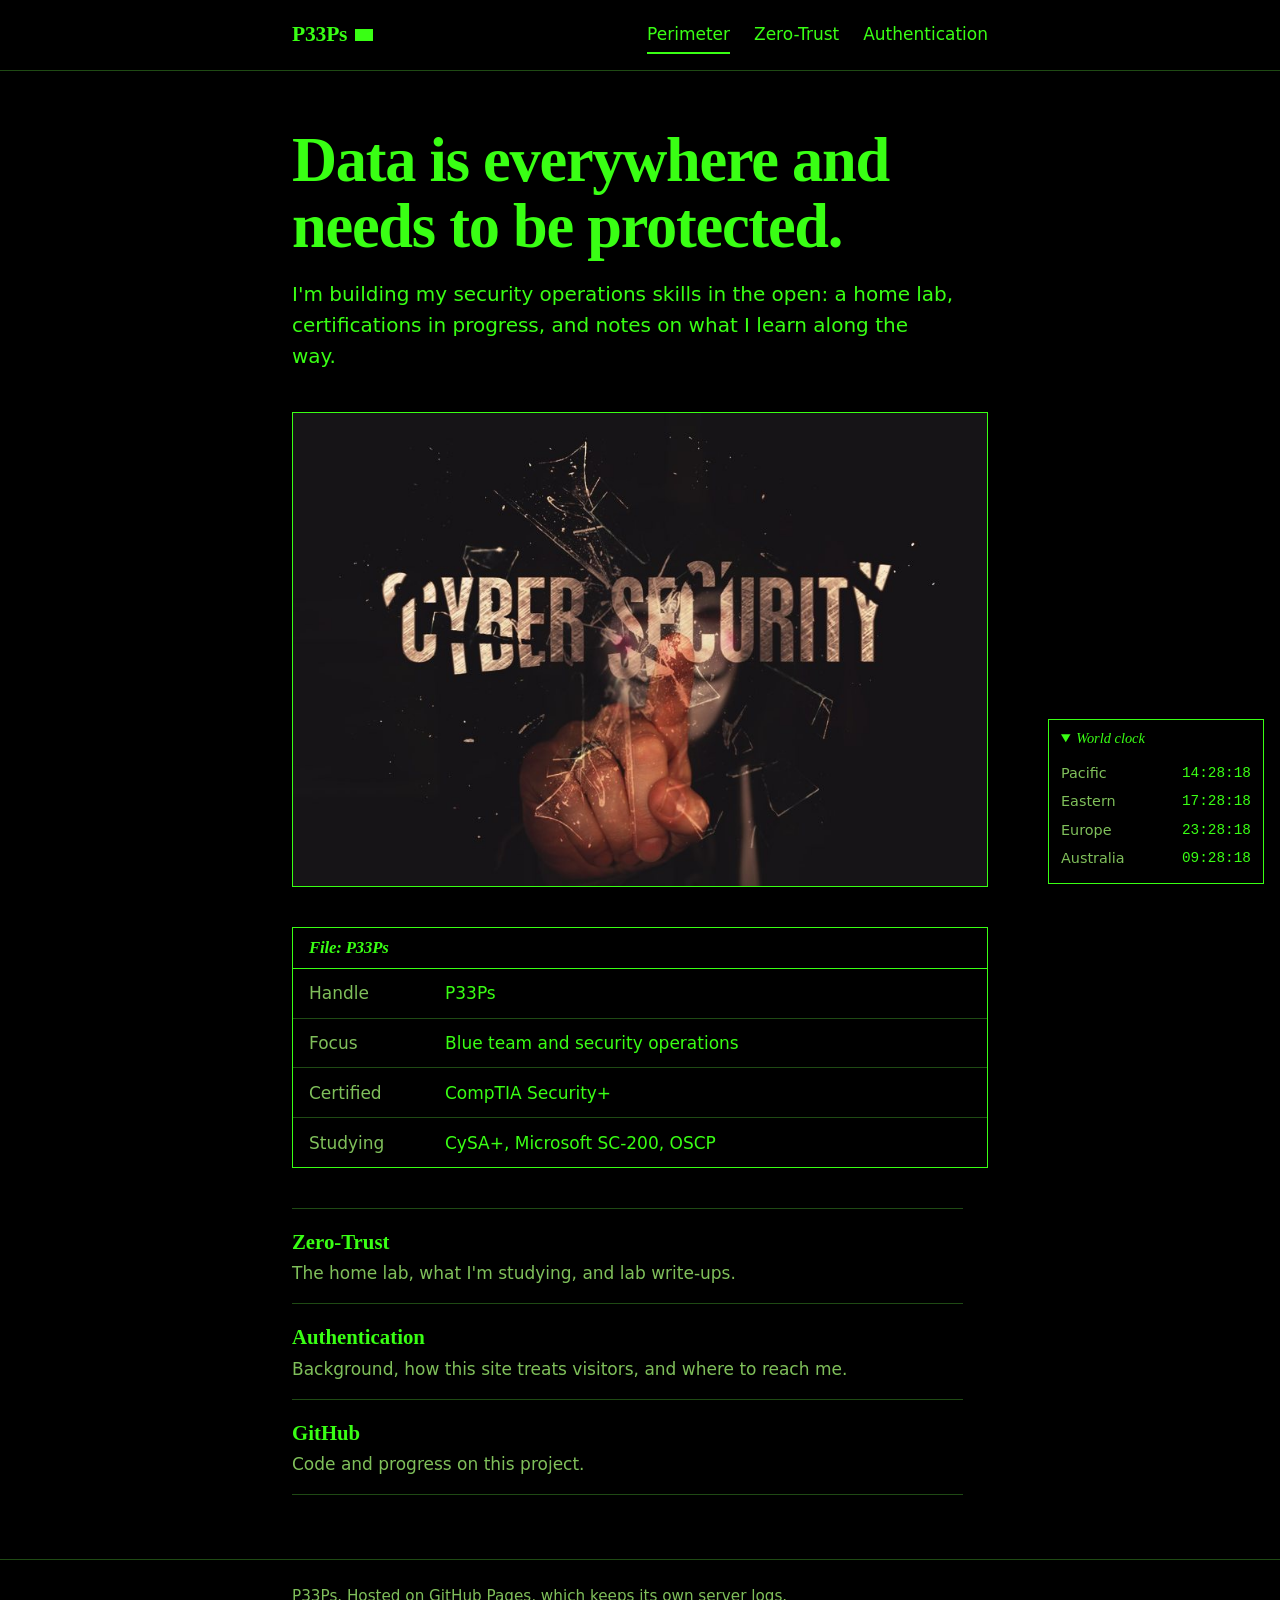
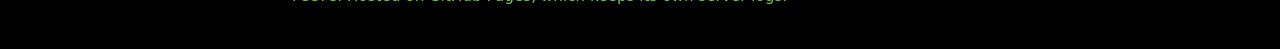
<file: index.html>
<!DOCTYPE html>
<html lang="en">
<head>
<meta charset="utf-8">
<meta name="viewport" content="width=device-width, initial-scale=1">
<meta http-equiv="Content-Security-Policy" content="default-src 'none'; img-src 'self'; style-src 'self'; script-src 'self'; base-uri 'none'; form-action 'none'">
<meta name="referrer" content="no-referrer">
<meta name="color-scheme" content="dark">
<title>P33Ps</title>
<meta name="description" content="Security operations and detection notes from P33Ps.">
<link rel="icon" href="favicon.svg" type="image/svg+xml">
<link rel="stylesheet" href="styles.css">
</head>
<body>
<a class="skip" href="#main">Skip to content</a>

<header class="site-header">
  <div class="wrap">
    <a class="wordmark" href="index.html">P33Ps</a>
    <nav class="site-nav" aria-label="Main">
      <ul>
        <li><a href="index.html" aria-current="page">Perimeter</a></li>
        <li><a href="zero-trust.html">Zero-Trust</a></li>
        <li><a href="authentication.html">Authentication</a></li>
      </ul>
    </nav>
  </div>
</header>

<main id="main">
  <div class="wrap">
    <h1>Data is everywhere and needs to be protected.</h1>
    <p class="lead">I'm building my security operations skills in the open: a home lab, certifications in progress, and notes on what I learn along the way.</p>

    <figure class="photo">
      <img src="images/cyber-security.jpg" width="867" height="591" alt="A hand pressing a shattering glass screen with the words cyber security across it, a masked figure faintly visible behind.">
    </figure>

    <section class="file" aria-labelledby="file-title">
      <h2 class="file-title" id="file-title">File: P33Ps</h2>
      <dl class="rows">
        <dt>Handle</dt>
        <dd>P33Ps</dd>
        <dt>Focus</dt>
        <dd>Blue team and security operations</dd>
        <dt>Certified</dt>
        <dd>CompTIA Security+</dd>
        <dt>Studying</dt>
        <dd>CySA+, Microsoft SC-200, OSCP</dd>
      </dl>
    </section>

    <ul class="paths">
      <li><a href="zero-trust.html"><span class="name">Zero-Trust</span><span class="desc">The home lab, what I'm studying, and lab write-ups.</span></a></li>
      <li><a href="authentication.html"><span class="name">Authentication</span><span class="desc">Background, how this site treats visitors, and where to reach me.</span></a></li>
      <li><a href="https://github.com/Welcome-P33Ps" rel="me noopener noreferrer"><span class="name">GitHub</span><span class="desc">Code and progress on this project.</span></a></li>
    </ul>
  </div>
</main>

<footer class="site-footer">
  <div class="wrap">
    <p>P33Ps. Hosted on GitHub Pages, which keeps its own server logs.</p>
  </div>
</footer>
<aside class="clock" id="clock" aria-label="World clock">
  <details open>
    <summary>World clock</summary>
    <ul>
      <li><span class="zone">Pacific</span><span class="time" data-tz="America/Los_Angeles">--:--:--</span></li>
      <li><span class="zone">Eastern</span><span class="time" data-tz="America/New_York">--:--:--</span></li>
      <li><span class="zone">Europe</span><span class="time" data-tz="Europe/Berlin">--:--:--</span></li>
      <li><span class="zone">Australia</span><span class="time" data-tz="Australia/Sydney">--:--:--</span></li>
    </ul>
  </details>
</aside>
<script src="clock.js"></script>
</body>
</html>
</file>
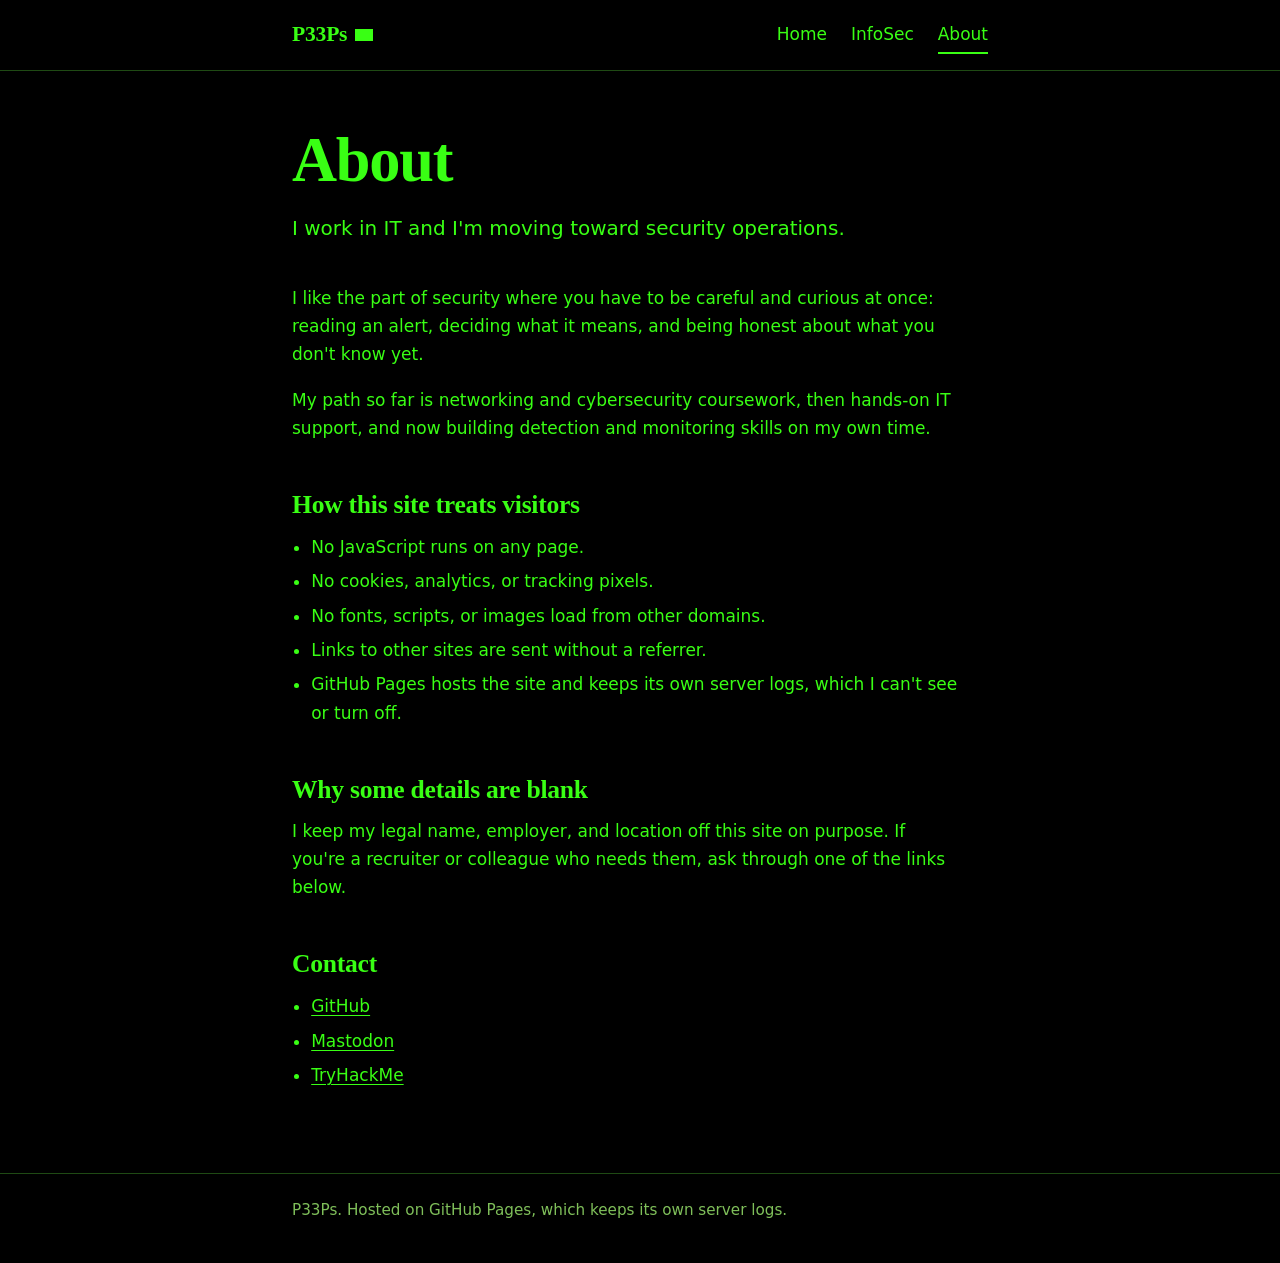
<file: about.html>
<!DOCTYPE html>
<html lang="en">
<head>
<meta charset="utf-8">
<meta name="viewport" content="width=device-width, initial-scale=1">
<meta http-equiv="Content-Security-Policy" content="default-src 'none'; img-src 'self'; style-src 'self'; base-uri 'none'; form-action 'none'">
<meta name="referrer" content="no-referrer">
<meta name="color-scheme" content="dark">
<title>About | P33Ps</title>
<meta name="description" content="Background, site privacy practices, and contact links for P33Ps.">
<link rel="icon" href="favicon.svg" type="image/svg+xml">
<link rel="stylesheet" href="styles.css">
</head>
<body>
<a class="skip" href="#main">Skip to content</a>

<header class="site-header">
  <div class="wrap">
    <a class="wordmark" href="index.html">P33Ps</a>
    <nav class="site-nav" aria-label="Main">
      <ul>
        <li><a href="index.html">Home</a></li>
        <li><a href="infosec.html">InfoSec</a></li>
        <li><a href="about.html" aria-current="page">About</a></li>
      </ul>
    </nav>
  </div>
</header>

<main id="main">
  <div class="wrap">
    <h1>About</h1>
    <p class="lead">I work in IT and I'm moving toward security operations.</p>

    <p>I like the part of security where you have to be careful and curious at once: reading an alert, deciding what it means, and being honest about what you don't know yet.</p>
    <p>My path so far is networking and cybersecurity coursework, then hands-on IT support, and now building detection and monitoring skills on my own time.</p>

    <h2>How this site treats visitors</h2>
    <ul class="plain">
      <li>No JavaScript runs on any page.</li>
      <li>No cookies, analytics, or tracking pixels.</li>
      <li>No fonts, scripts, or images load from other domains.</li>
      <li>Links to other sites are sent without a referrer.</li>
      <li>GitHub Pages hosts the site and keeps its own server logs, which I can't see or turn off.</li>
    </ul>

    <h2>Why some details are blank</h2>
    <p>I keep my legal name, employer, and location off this site on purpose. If you're a recruiter or colleague who needs them, ask through one of the links below.</p>

    <h2>Contact</h2>
    <ul class="plain">
      <li><a href="https://github.com/Welcome-P33Ps" rel="me noopener noreferrer">GitHub</a></li>
      <li><a href="https://infosec.exchange/@P33Ps" rel="me noopener noreferrer">Mastodon</a></li>
      <li><a href="https://tryhackme.com/p/P33Ps" rel="noopener noreferrer">TryHackMe</a></li>
    </ul>
  </div>
</main>

<footer class="site-footer">
  <div class="wrap">
    <p>P33Ps. Hosted on GitHub Pages, which keeps its own server logs.</p>
  </div>
</footer>
</body>
</html>
</file>
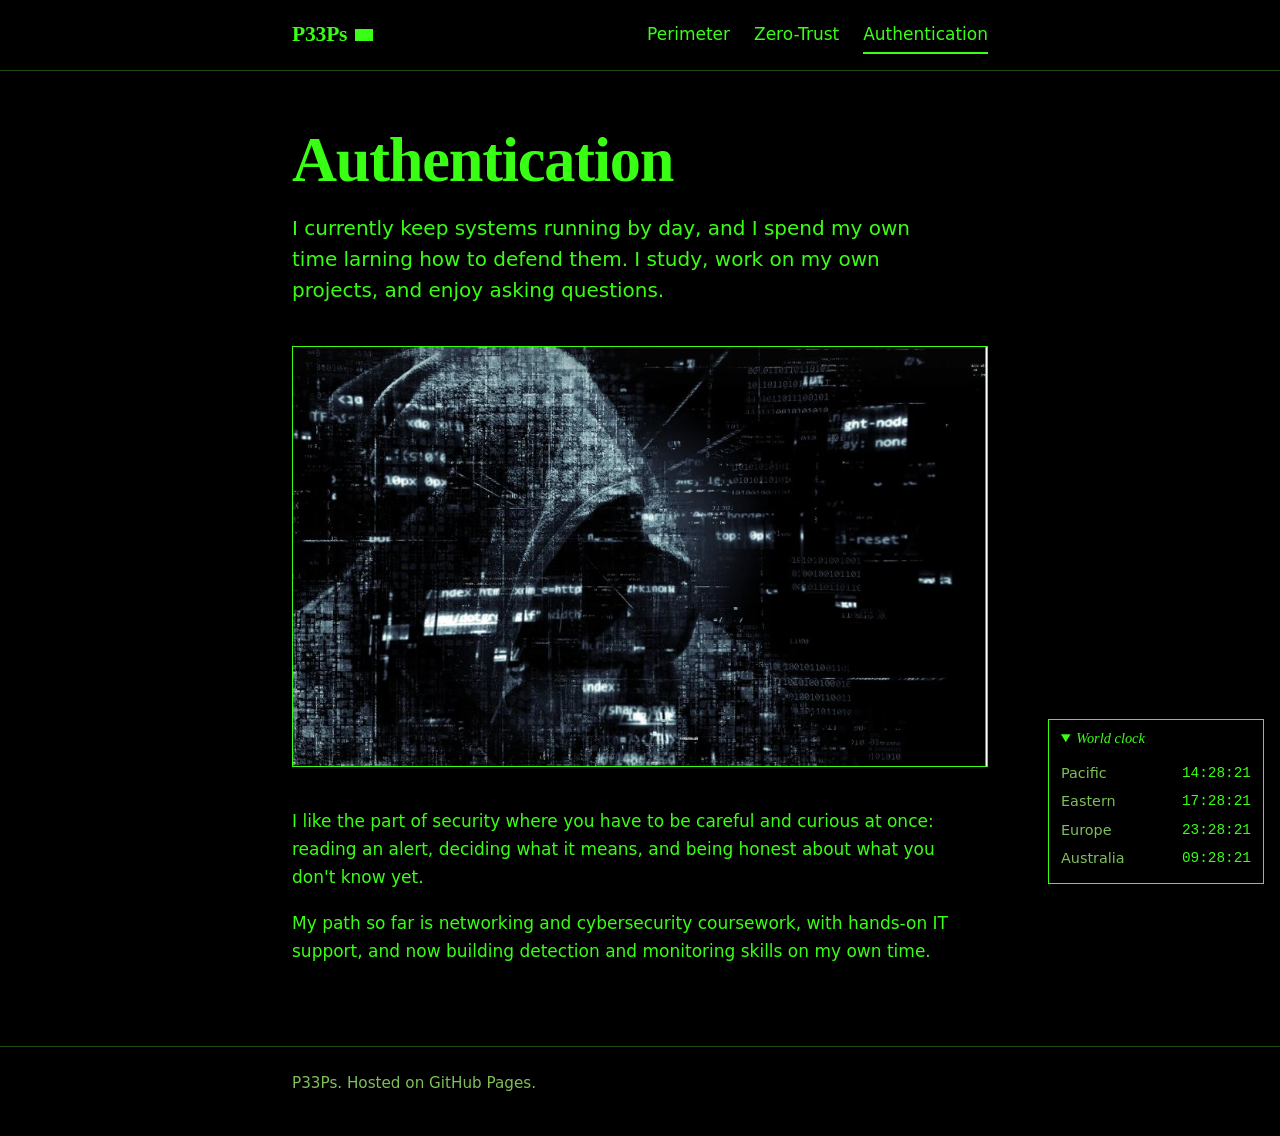
<file: authentication.html>
<!DOCTYPE html>
<html lang="en">
<head>
<meta charset="utf-8">
<meta name="viewport" content="width=device-width, initial-scale=1">
<meta http-equiv="Content-Security-Policy" content="default-src 'none'; img-src 'self'; style-src 'self'; script-src 'self'; base-uri 'none'; form-action 'none'">
<meta name="referrer" content="no-referrer">
<meta name="color-scheme" content="dark">
<title>Authentication | P33Ps</title>
<meta name="description" content="Background, site privacy practices, and contact links for P33Ps.">
<link rel="icon" href="favicon.svg" type="image/svg+xml">
<link rel="stylesheet" href="styles.css">
</head>
<body>
<a class="skip" href="#main">Skip to content</a>

<header class="site-header">
  <div class="wrap">
    <a class="wordmark" href="index.html">P33Ps</a>
    <nav class="site-nav" aria-label="Main">
      <ul>
        <li><a href="index.html">Perimeter</a></li>
        <li><a href="zero-trust.html">Zero-Trust</a></li>
        <li><a href="authentication.html" aria-current="page">Authentication</a></li>
      </ul>
    </nav>
  </div>
</header>

<main id="main">
  <div class="wrap">
    <h1>Authentication</h1>
    <p class="lead">I currently keep systems running by day, and I spend my own time larning how to defend them. I study, work on my own projects, and enjoy asking questions. </p>

    <figure class="photo">
      <img src="images/hooded-figure.jpg" width="900" height="543" alt="A hooded figure dissolving into streams of code and binary digits.">
    </figure>

    <p>I like the part of security where you have to be careful and curious at once: reading an alert, deciding what it means, and being honest about what you don't know yet.</p>
    <p>My path so far is networking and cybersecurity coursework, with hands-on IT support, and now building detection and monitoring skills on my own time.</p>
    
    </ul>
  </div>
</main>

<footer class="site-footer">
  <div class="wrap">
    <p>P33Ps. Hosted on GitHub Pages.</p>
  </div>
</footer>
<aside class="clock" id="clock" aria-label="World clock">
  <details open>
    <summary>World clock</summary>
    <ul>
      <li><span class="zone">Pacific</span><span class="time" data-tz="America/Los_Angeles">--:--:--</span></li>
      <li><span class="zone">Eastern</span><span class="time" data-tz="America/New_York">--:--:--</span></li>
      <li><span class="zone">Europe</span><span class="time" data-tz="Europe/Berlin">--:--:--</span></li>
      <li><span class="zone">Australia</span><span class="time" data-tz="Australia/Sydney">--:--:--</span></li>
    </ul>
  </details>
</aside>
<script src="clock.js"></script>
</body>
</html>
</file>
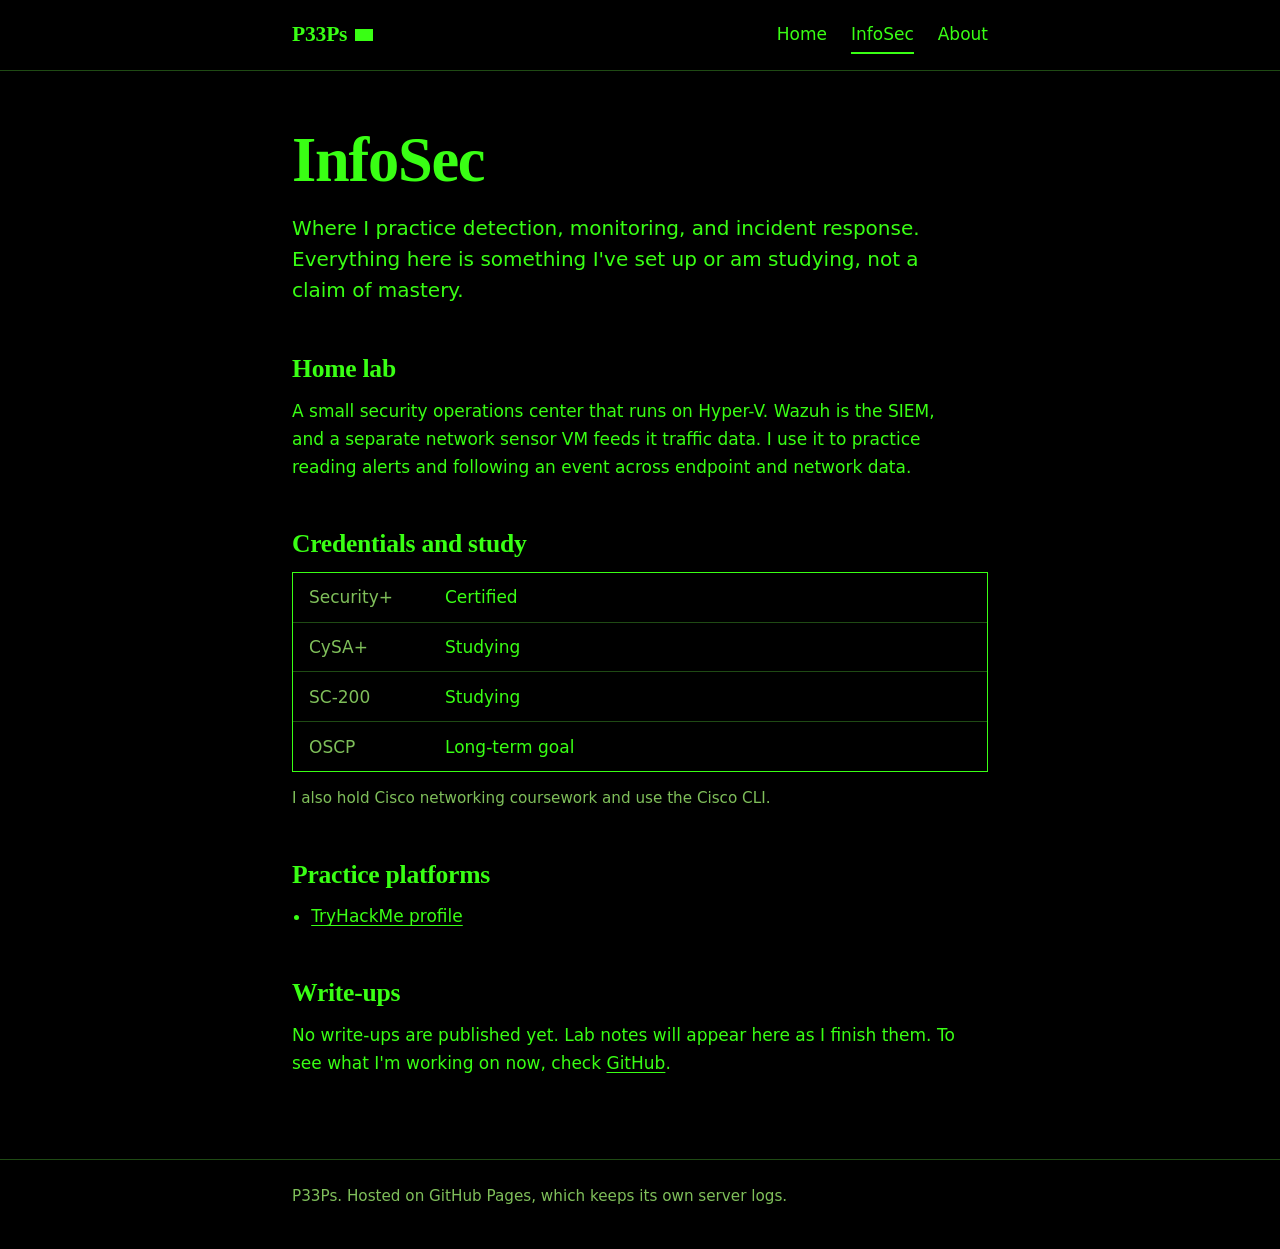
<file: InfoSec.html>
<!DOCTYPE html>
<html lang="en">
<head>
<meta charset="utf-8">
<meta name="viewport" content="width=device-width, initial-scale=1">
<meta http-equiv="Content-Security-Policy" content="default-src 'none'; img-src 'self'; style-src 'self'; base-uri 'none'; form-action 'none'">
<meta name="referrer" content="no-referrer">
<meta name="color-scheme" content="dark">
<title>InfoSec | P33Ps</title>
<meta name="description" content="Home lab, certifications, and study notes in security operations.">
<link rel="icon" href="favicon.svg" type="image/svg+xml">
<link rel="stylesheet" href="styles.css">
</head>
<body>
<a class="skip" href="#main">Skip to content</a>

<header class="site-header">
  <div class="wrap">
    <a class="wordmark" href="index.html">P33Ps</a>
    <nav class="site-nav" aria-label="Main">
      <ul>
        <li><a href="index.html">Home</a></li>
        <li><a href="infosec.html" aria-current="page">InfoSec</a></li>
        <li><a href="about.html">About</a></li>
      </ul>
    </nav>
  </div>
</header>

<main id="main">
  <div class="wrap">
    <h1>InfoSec</h1>
    <p class="lead">Where I practice detection, monitoring, and incident response. Everything here is something I've set up or am studying, not a claim of mastery.</p>

    <h2>Home lab</h2>
    <p>A small security operations center that runs on Hyper-V. Wazuh is the SIEM, and a separate network sensor VM feeds it traffic data. I use it to practice reading alerts and following an event across endpoint and network data.</p>

    <h2>Credentials and study</h2>
    <section class="file" aria-label="Credentials">
      <dl class="rows">
        <dt>Security+</dt>
        <dd>Certified</dd>
        <dt>CySA+</dt>
        <dd>Studying</dd>
        <dt>SC-200</dt>
        <dd>Studying</dd>
        <dt>OSCP</dt>
        <dd>Long-term goal</dd>
      </dl>
    </section>
    <p class="note">I also hold Cisco networking coursework and use the Cisco CLI.</p>

    <h2>Practice platforms</h2>
    <ul class="plain">
      <li><a href="https://tryhackme.com/p/P33Ps" rel="noopener noreferrer">TryHackMe profile</a></li>
    </ul>

    <h2>Write-ups</h2>
    <p>No write-ups are published yet. Lab notes will appear here as I finish them. To see what I'm working on now, check <a href="https://github.com/Welcome-P33Ps" rel="noopener noreferrer">GitHub</a>.</p>
  </div>
</main>

<footer class="site-footer">
  <div class="wrap">
    <p>P33Ps. Hosted on GitHub Pages, which keeps its own server logs.</p>
  </div>
</footer>
</body>
</html>
</file>
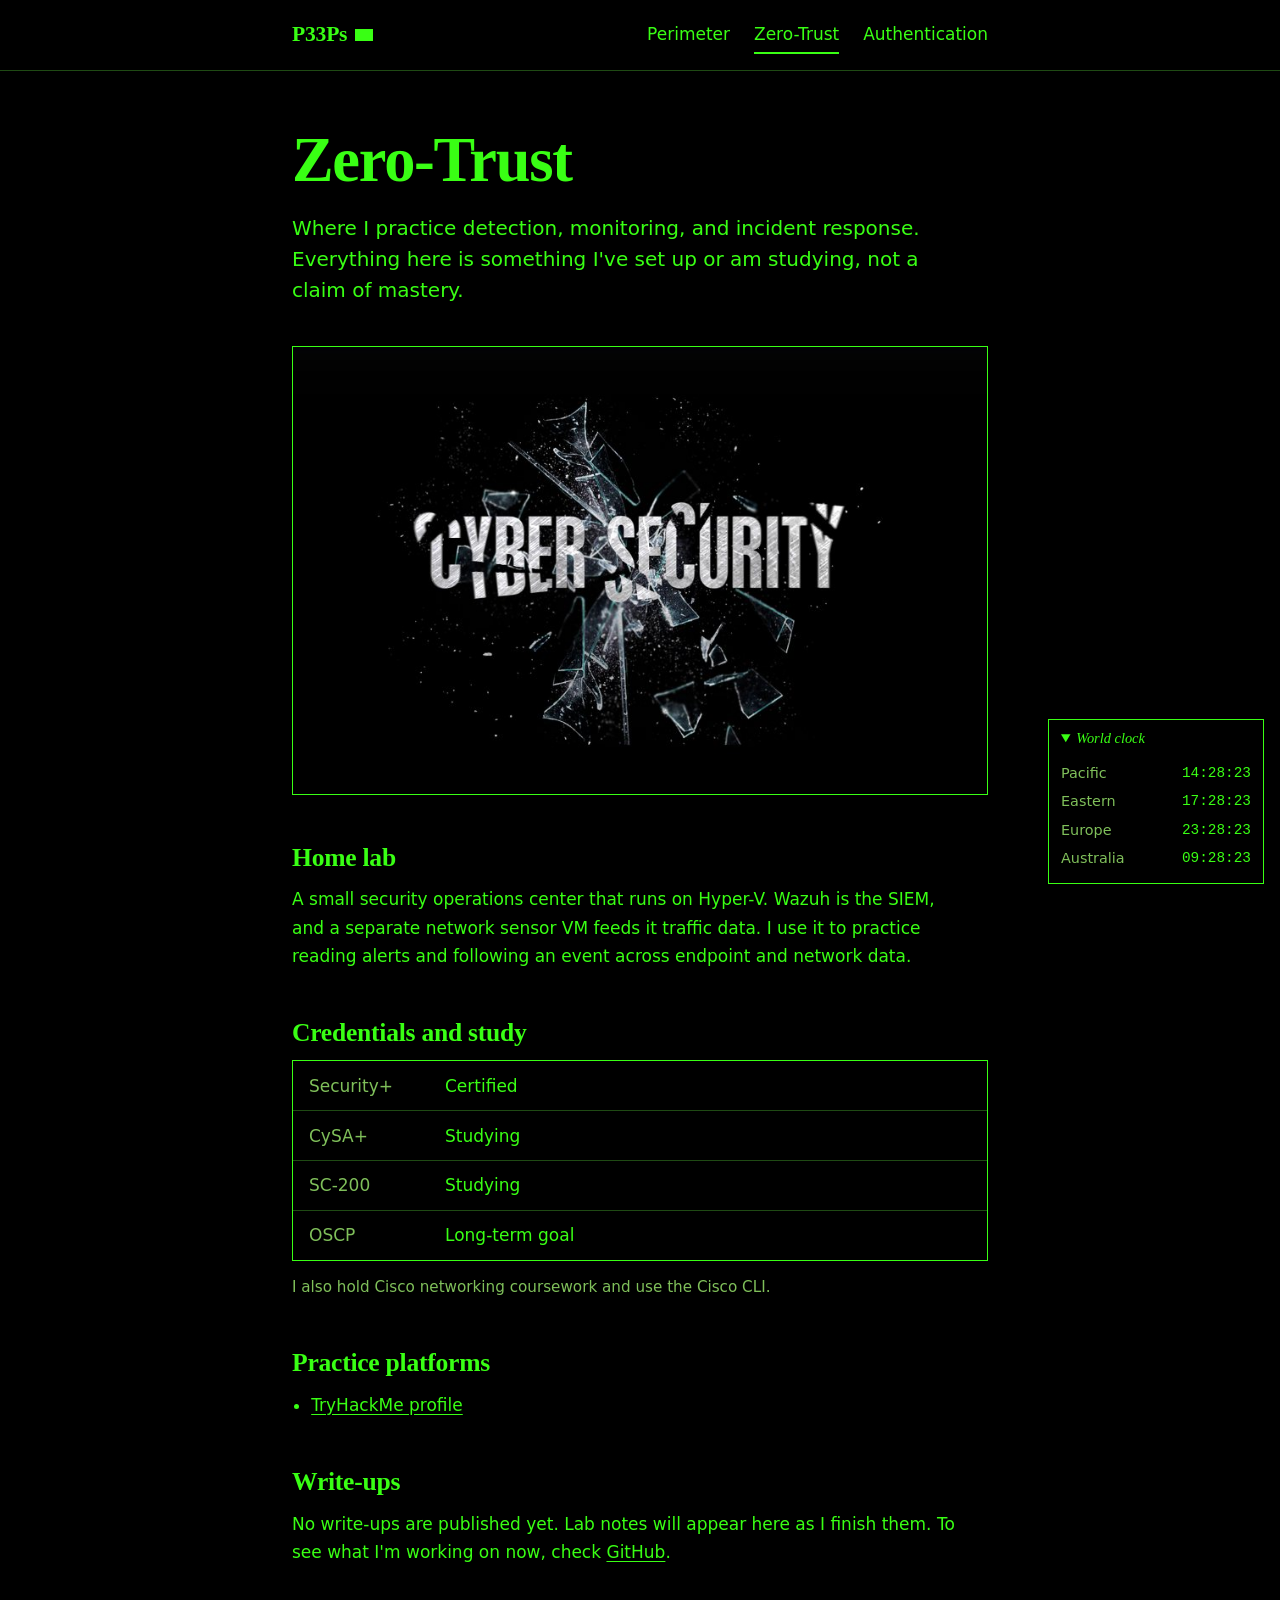
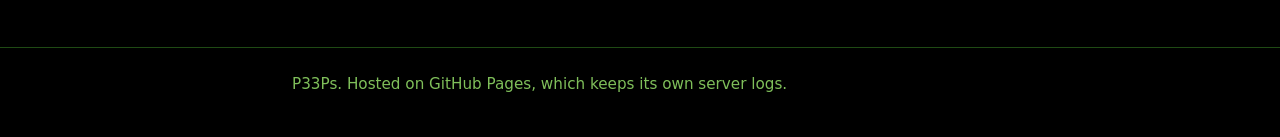
<file: zero-trust.html>
<!DOCTYPE html>
<html lang="en">
<head>
<meta charset="utf-8">
<meta name="viewport" content="width=device-width, initial-scale=1">
<meta http-equiv="Content-Security-Policy" content="default-src 'none'; img-src 'self'; style-src 'self'; script-src 'self'; base-uri 'none'; form-action 'none'">
<meta name="referrer" content="no-referrer">
<meta name="color-scheme" content="dark">
<title>Zero-Trust | P33Ps</title>
<meta name="description" content="Home lab, certifications, and study notes in security operations.">
<link rel="icon" href="favicon.svg" type="image/svg+xml">
<link rel="stylesheet" href="styles.css">
</head>
<body>
<a class="skip" href="#main">Skip to content</a>

<header class="site-header">
  <div class="wrap">
    <a class="wordmark" href="index.html">P33Ps</a>
    <nav class="site-nav" aria-label="Main">
      <ul>
        <li><a href="index.html">Perimeter</a></li>
        <li><a href="zero-trust.html" aria-current="page">Zero-Trust</a></li>
        <li><a href="authentication.html">Authentication</a></li>
      </ul>
    </nav>
  </div>
</header>

<main id="main">
  <div class="wrap">
    <h1>Zero-Trust</h1>
    <p class="lead">Where I practice detection, monitoring, and incident response. Everything here is something I've set up or am studying, not a claim of mastery.</p>

    <figure class="photo">
      <img src="images/cyber-security-glass.jpg" width="819" height="527" alt="The words cyber security in scratched metal lettering, shattering as shards of glass fly outward on a black background.">
    </figure>

    <h2>Home lab</h2>
    <p>A small security operations center that runs on Hyper-V. Wazuh is the SIEM, and a separate network sensor VM feeds it traffic data. I use it to practice reading alerts and following an event across endpoint and network data.</p>

    <h2>Credentials and study</h2>
    <section class="file" aria-label="Credentials">
      <dl class="rows">
        <dt>Security+</dt>
        <dd>Certified</dd>
        <dt>CySA+</dt>
        <dd>Studying</dd>
        <dt>SC-200</dt>
        <dd>Studying</dd>
        <dt>OSCP</dt>
        <dd>Long-term goal</dd>
      </dl>
    </section>
    <p class="note">I also hold Cisco networking coursework and use the Cisco CLI.</p>

    <h2>Practice platforms</h2>
    <ul class="plain">
      <li><a href="https://tryhackme.com/p/P33Ps" rel="noopener noreferrer">TryHackMe profile</a></li>
    </ul>

    <h2>Write-ups</h2>
    <p>No write-ups are published yet. Lab notes will appear here as I finish them. To see what I'm working on now, check <a href="https://github.com/Welcome-P33Ps" rel="noopener noreferrer">GitHub</a>.</p>
  </div>
</main>

<footer class="site-footer">
  <div class="wrap">
    <p>P33Ps. Hosted on GitHub Pages, which keeps its own server logs.</p>
  </div>
</footer>
<aside class="clock" id="clock" aria-label="World clock">
  <details open>
    <summary>World clock</summary>
    <ul>
      <li><span class="zone">Pacific</span><span class="time" data-tz="America/Los_Angeles">--:--:--</span></li>
      <li><span class="zone">Eastern</span><span class="time" data-tz="America/New_York">--:--:--</span></li>
      <li><span class="zone">Europe</span><span class="time" data-tz="Europe/Berlin">--:--:--</span></li>
      <li><span class="zone">Australia</span><span class="time" data-tz="Australia/Sydney">--:--:--</span></li>
    </ul>
  </details>
</aside>
<script src="clock.js"></script>
</body>
</html>
</file>
<file: styles.css>
/* P33Ps — static site styles. System fonts only: no external requests. */

:root {
  /* Change --lime to retune the whole site. Everything else derives from it. */
  --lime: #39ff14;
  --paper: #000000;
  --panel: #000000;
  --ink: var(--lime);
  --muted: #7fbf5a;
  --rule: #1f4a14;
  --link: var(--lime);
  --mark: var(--lime);
  --bar: var(--lime);
  --bar-edge: var(--lime);
  --serif: "Iowan Old Style", "Palatino Linotype", Palatino, "Book Antiqua", Georgia, serif;
  --sans: ui-sans-serif, system-ui, -apple-system, "Segoe UI", Roboto, "Helvetica Neue", Arial, sans-serif;
}

*,
*::before,
*::after {
  box-sizing: border-box;
}

html {
  -webkit-text-size-adjust: 100%;
  text-size-adjust: 100%;
}

body {
  margin: 0;
  background: var(--paper);
  color: var(--ink);
  font: 1.0625rem/1.65 var(--sans);
}

::selection {
  background: var(--mark);
  color: #000;
}

.wrap {
  max-width: 46rem;
  margin: 0 auto;
  padding: 0 1.25rem;
}

.skip {
  position: absolute;
  left: -999px;
  top: 0;
  padding: 0.5rem 0.75rem;
  background: var(--ink);
  color: var(--paper);
}

.skip:focus {
  left: 0.5rem;
  top: 0.5rem;
  z-index: 10;
}

/* Header and navigation */

.site-header {
  position: sticky;
  top: 0;
  z-index: 15;
  background: var(--paper);
  border-bottom: 1px solid var(--rule);
}

.site-header .wrap {
  display: flex;
  flex-wrap: wrap;
  align-items: center;
  justify-content: space-between;
  gap: 0.5rem 1.5rem;
  padding-top: 1rem;
  padding-bottom: 1rem;
}

.wordmark {
  display: inline-flex;
  align-items: center;
  gap: 0.5rem;
  font-family: var(--serif);
  font-size: 1.35rem;
  font-weight: 700;
  letter-spacing: -0.01em;
  color: var(--ink);
  text-decoration: none;
}

.wordmark::after {
  content: "";
  width: 1.1rem;
  height: 0.7rem;
  background: var(--mark);
}

.site-nav ul {
  display: flex;
  flex-wrap: wrap;
  gap: 0.25rem 1.5rem;
  margin: 0;
  padding: 0;
  list-style: none;
}

.site-nav a {
  display: inline-block;
  padding: 0.25rem 0;
  color: var(--ink);
  text-decoration: none;
  border-bottom: 2px solid transparent;
}

.site-nav a:hover {
  border-bottom-color: var(--rule);
}

.site-nav a[aria-current="page"] {
  border-bottom-color: var(--mark);
}

/* Type */

main {
  padding: 3.5rem 0 4rem;
}

h1,
h2 {
  font-family: var(--serif);
  font-weight: 700;
  color: var(--ink);
}

h1 {
  margin: 0 0 1.25rem;
  font-size: clamp(2.2rem, 6.5vw, 3.9rem);
  line-height: 1.06;
  letter-spacing: -0.02em;
}

h2 {
  margin: 3rem 0 0.75rem;
  font-size: 1.6rem;
  line-height: 1.2;
  letter-spacing: -0.01em;
}

p {
  margin: 0 0 1.1rem;
  max-width: 62ch;
}

.lead {
  font-size: 1.25rem;
  line-height: 1.55;
  max-width: 52ch;
  margin-bottom: 2.5rem;
}

a {
  color: var(--link);
  text-underline-offset: 0.18em;
}

a:hover {
  text-decoration-thickness: 2px;
}

:focus-visible {
  outline: 3px solid var(--link);
  outline-offset: 3px;
  border-radius: 2px;
}

.plain {
  margin: 0 0 1.25rem;
  padding-left: 1.2rem;
  max-width: 62ch;
}

.plain li {
  margin-bottom: 0.4rem;
}

/* Photo on the home page */

.photo {
  margin: 0 0 2.5rem;
}

.photo img {
  display: block;
  width: 100%;
  height: auto;
  border: 1px solid var(--ink);
}

/* The case file: rows of label and value */

.file {
  border: 1px solid var(--ink);
  background: var(--panel);
  margin: 0 0 0.9rem;
}

.file-title {
  margin: 0;
  padding: 0.6rem 1rem;
  border-bottom: 1px solid var(--ink);
  font-family: var(--serif);
  font-style: italic;
  font-size: 1.05rem;
}

.rows {
  display: grid;
  grid-template-columns: 8.5rem 1fr;
  margin: 0;
}

.rows dt,
.rows dd {
  margin: 0;
  padding: 0.65rem 1rem;
  border-top: 1px solid var(--rule);
}

.rows dt:first-of-type,
.rows dt:first-of-type + dd {
  border-top: 0;
}

.rows dt {
  color: var(--muted);
}

.note {
  max-width: 62ch;
  margin: 0 0 1rem;
  color: var(--muted);
  font-size: 0.95rem;
}

.sr-only {
  position: absolute;
  width: 1px;
  height: 1px;
  margin: -1px;
  padding: 0;
  overflow: hidden;
  clip: rect(0, 0, 0, 0);
  white-space: nowrap;
  border: 0;
}

/* Paths on the home page */

.paths {
  margin: 2.5rem 0 0;
  padding: 0;
  list-style: none;
  max-width: 62ch;
}

.paths li {
  border-top: 1px solid var(--rule);
}

.paths li:last-child {
  border-bottom: 1px solid var(--rule);
}

.paths a {
  display: block;
  padding: 1rem 0;
  text-decoration: none;
  color: var(--ink);
}

.paths .name {
  display: block;
  font-family: var(--serif);
  font-size: 1.3rem;
  font-weight: 700;
  color: var(--link);
}

.paths a:hover .name {
  text-decoration: underline;
  text-decoration-thickness: 2px;
  text-underline-offset: 0.18em;
}

.paths .desc {
  display: block;
  color: var(--muted);
}

/* Footer */

.site-footer {
  border-top: 1px solid var(--rule);
  color: var(--muted);
  font-size: 0.95rem;
}

.site-footer .wrap {
  padding-top: 1.5rem;
  padding-bottom: 2.5rem;
}

.site-footer p {
  margin: 0;
}

/* Floating world clock. Hidden until clock.js confirms it can run. */

.clock {
  display: none;
  position: fixed;
  right: 1rem;
  bottom: 1rem;
  z-index: 20;
  min-width: 13.5rem;
  background: var(--paper);
  border: 1px solid var(--ink);
  font-size: 0.9rem;
  font-variant-numeric: tabular-nums;
}

.clock.ready {
  display: block;
}

.clock summary {
  padding: 0.4rem 0.75rem;
  cursor: pointer;
  font-family: var(--serif);
  font-style: italic;
}

.clock ul {
  margin: 0;
  padding: 0.15rem 0.75rem 0.6rem;
  list-style: none;
}

.clock li {
  display: flex;
  justify-content: space-between;
  gap: 1rem;
  padding: 0.15rem 0;
}

.clock .zone {
  color: var(--muted);
}

.clock .time {
  font-family: ui-monospace, SFMono-Regular, Menlo, Consolas, monospace;
}

@media (max-width: 34rem) {
  .clock {
    left: 0;
    right: 0;
    bottom: 0;
    min-width: 0;
    border-width: 1px 0 0;
  }

  .clock ul {
    display: grid;
    grid-template-columns: 1fr 1fr;
    gap: 0 1.5rem;
  }

  .site-footer .wrap {
    padding-bottom: 5.5rem;
  }
}

/* Small screens */

@media (max-width: 34rem) {
  main {
    padding-top: 2.5rem;
  }

  .rows {
    grid-template-columns: 1fr;
  }

  .rows dt {
    padding-bottom: 0;
  }

  .rows dd {
    border-top: 0;
  }
}
</file>
